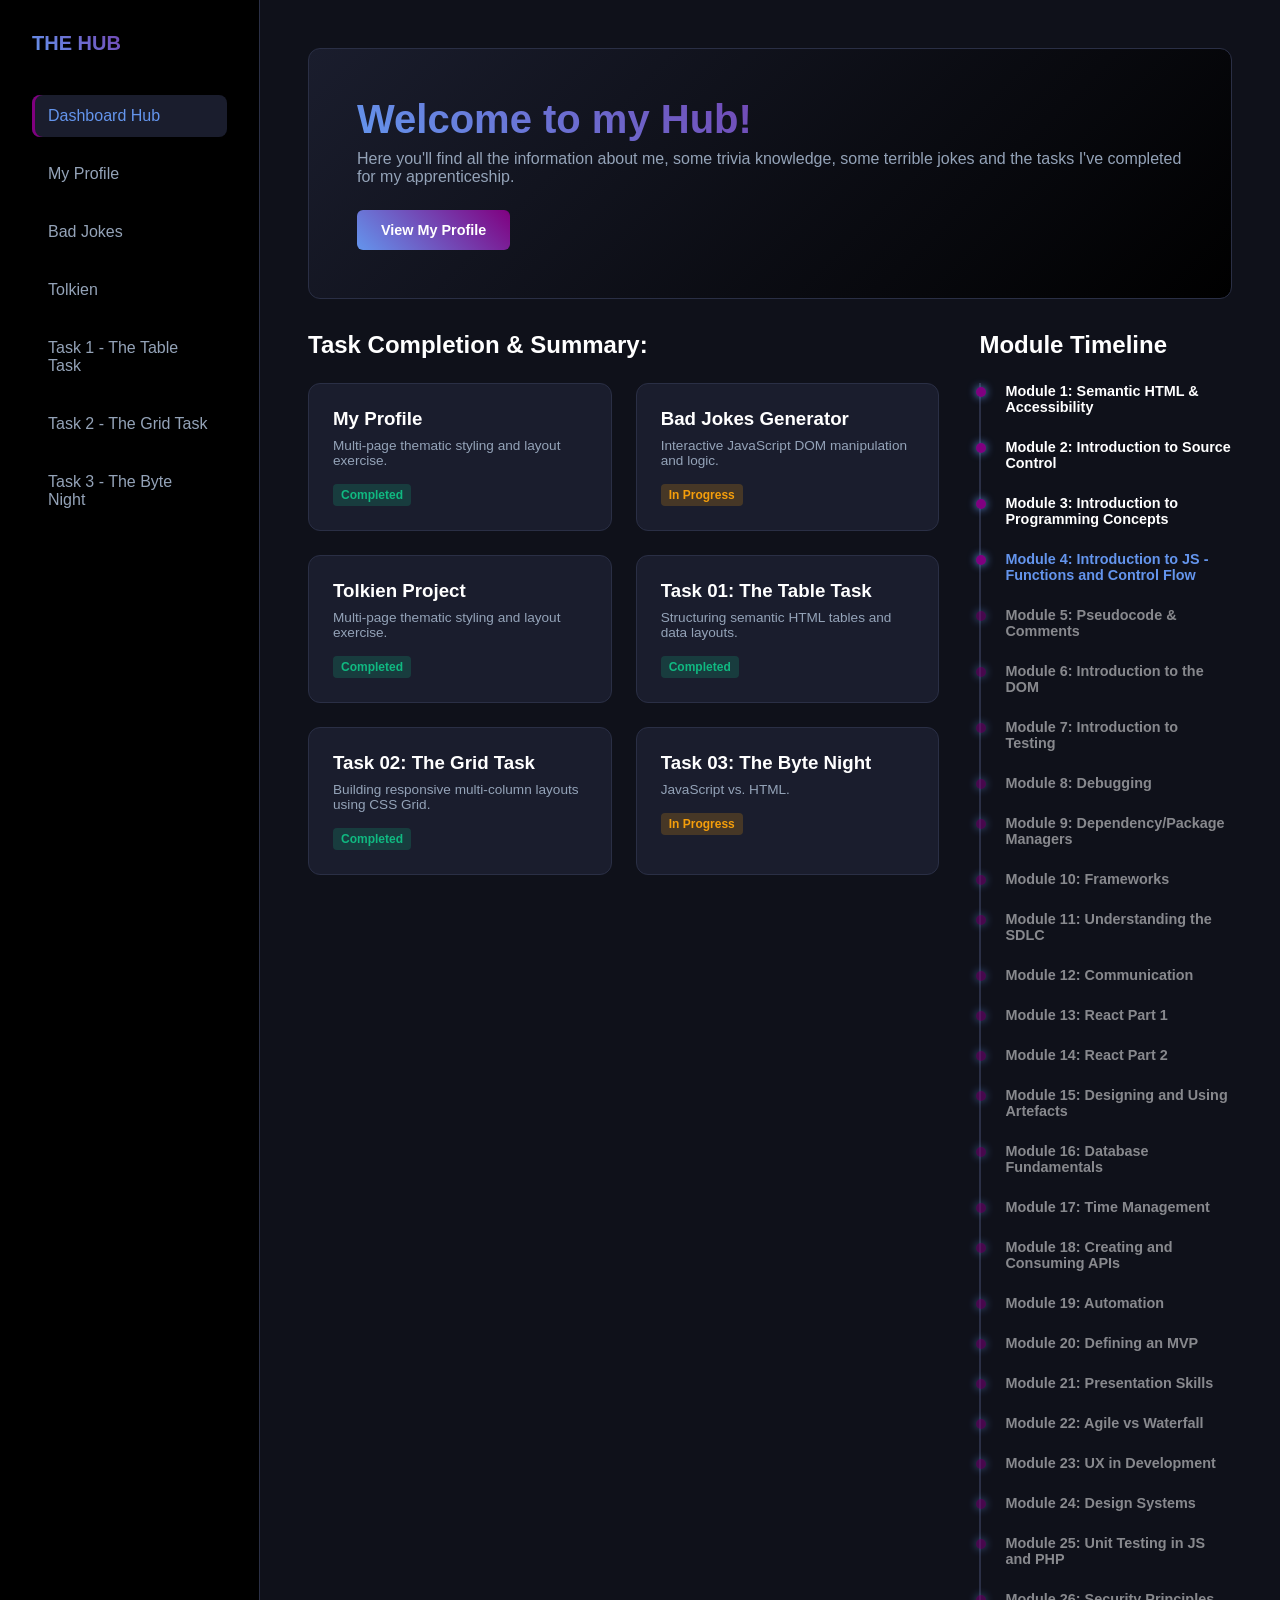
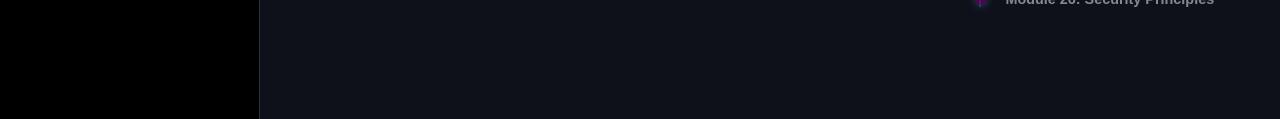
<file: index.html>
<!DOCTYPE html>
<html lang="en">
<head>
    <meta charset="UTF-8">
    <meta name="viewport" content="width=device-width, initial-scale=1.0">
    <title>L4 Dev Sandbox - Hub</title>
    <link rel="stylesheet" href="style.css">
</head>
<body>

<!--THIS IS THE SIDE NAV, ADD TO EVERY HTML PAGE BEFORE MAIN-->
<aside>
    <header>
        <a href="index.html" class="logo">THE HUB</a>
    </header>
    <nav aria-label="Main Navigation">
        <ul>
            <li><a href="index.html" class="active">Dashboard Hub</a></li>
            <li><a href="Profile/profile.html">My Profile</a></li>
            <li><a href="BadJokes/bad-jokes.html">Bad Jokes</a></li>
            <li><a href="Tolkien/tolkien-trivia.html">Tolkien</a></li>
            <li><a href="Task1TheTableTask/table-task.html">Task 1 - The Table Task</a></li>
            <li><a href="Task2TheGridTask/grid-task.html">Task 2 - The Grid Task</a></li>
            <li><a href="Task3TheByteNight/the-byte-night.html">Task 3 - The Byte Night</a></li>
        </ul>
    </nav>
</aside>

<!--MAIN BODY GOES HERE-->
<main>
    <header class="hero">
        <h1>Welcome to my Hub!</h1>
        <p>Here you'll find all the information about me, some trivia knowledge, some terrible jokes and the tasks I've completed for my apprenticeship.</p>
        <a href="Profile/profile.html" class="btn-primary">View My Profile</a>
    </header>

    <div class="dashboard-grid">
        <section aria-labelledby="tasks-heading">
            <h2 id="tasks-heading">Task Completion & Summary:</h2>
            <div class="grid">
                <article class="card">
                    <h3>My Profile</h3>
                    <p class="card-desc">Multi-page thematic styling and layout exercise.</p>
                    <span class="badge completed">Completed</span>
                </article>

                <article class="card">
                    <h3>Bad Jokes Generator</h3>
                    <p class="card-desc">Interactive JavaScript DOM manipulation and logic.</p>
                    <span class="badge in-progress">In Progress</span>
                </article>

                <article class="card">
                    <h3>Tolkien Project</h3>
                    <p class="card-desc">Multi-page thematic styling and layout exercise.</p>
                    <span class="badge completed">Completed</span>
                </article>

                <article class="card">
                    <h3>Task 01: The Table Task</h3>
                    <p class="card-desc">Structuring semantic HTML tables and data layouts.</p>
                    <span class="badge completed">Completed</span>
                </article>

                <article class="card">
                    <h3>Task 02: The Grid Task</h3>
                    <p class="card-desc">Building responsive multi-column layouts using CSS Grid.</p>
                    <span class="badge completed">Completed</span>
                </article>

                <article class="card">
                    <h3>Task 03: The Byte Night</h3>
                    <p class="card-desc">JavaScript vs. HTML.</p>
                    <span class="badge in-progress">In Progress</span>
                </article>
            </div>
        </section>

        <section aria-labelledby="timeline-heading">
            <h2 id="timeline-heading">Module Timeline</h2>
            <ol class="timeline">
                <li class="timeline-item">
                    <h3>Module 1: Semantic HTML &amp; Accessibility</h3>
                </li>
                <li class="timeline-item">
                    <h3>Module 2: Introduction to Source Control</h3>
                </li>
                <li class="timeline-item">
                    <h3>Module 3: Introduction to Programming Concepts</h3>
                </li>
                <li class="timeline-item active">
                    <h3>Module 4: Introduction to JS - Functions and Control Flow</h3>
                </li>
                <li class="timeline-item upcoming">
                    <h3>Module 5: Pseudocode &amp; Comments</h3>
                </li>
                <li class="timeline-item upcoming">
                    <h3>Module 6: Introduction to the DOM</h3>
                </li>
                <li class="timeline-item upcoming">
                    <h3>Module 7: Introduction to Testing</h3>
                </li>
                <li class="timeline-item upcoming">
                    <h3>Module 8: Debugging</h3>
                </li>
                <li class="timeline-item upcoming">
                    <h3>Module 9: Dependency/Package Managers</h3>
                </li>
                <li class="timeline-item upcoming">
                    <h3>Module 10: Frameworks</h3>
                </li>
                <li class="timeline-item upcoming">
                    <h3>Module 11: Understanding the SDLC</h3>
                </li>
                <li class="timeline-item upcoming">
                    <h3>Module 12: Communication</h3>
                </li>
                <li class="timeline-item upcoming">
                    <h3>Module 13: React Part 1</h3>
                </li>
                <li class="timeline-item upcoming">
                    <h3>Module 14: React Part 2</h3>
                </li>
                <li class="timeline-item upcoming">
                    <h3>Module 15: Designing and Using Artefacts</h3>
                </li>
                <li class="timeline-item upcoming">
                    <h3>Module 16: Database Fundamentals</h3>
                </li>
                <li class="timeline-item upcoming">
                    <h3>Module 17: Time Management</h3>
                </li>
                <li class="timeline-item upcoming">
                    <h3>Module 18: Creating and Consuming APIs</h3>
                </li>
                <li class="timeline-item upcoming">
                    <h3>Module 19: Automation</h3>
                </li>
                <li class="timeline-item upcoming">
                    <h3>Module 20: Defining an MVP</h3>
                </li>
                <li class="timeline-item upcoming">
                    <h3>Module 21: Presentation Skills</h3>
                </li>
                <li class="timeline-item upcoming">
                    <h3>Module 22: Agile vs Waterfall</h3>
                </li>
                <li class="timeline-item upcoming">
                    <h3>Module 23: UX in Development</h3>
                </li>
                <li class="timeline-item upcoming">
                    <h3>Module 24: Design Systems</h3>
                </li>
                <li class="timeline-item upcoming">
                    <h3>Module 25: Unit Testing in JS and PHP</h3>
                </li>
                <li class="timeline-item upcoming">
                    <h3>Module 26: Security Principles</h3>
                </li>
            </ol>
        </section>
    </div>
</main>

</body>
</html>
</file>
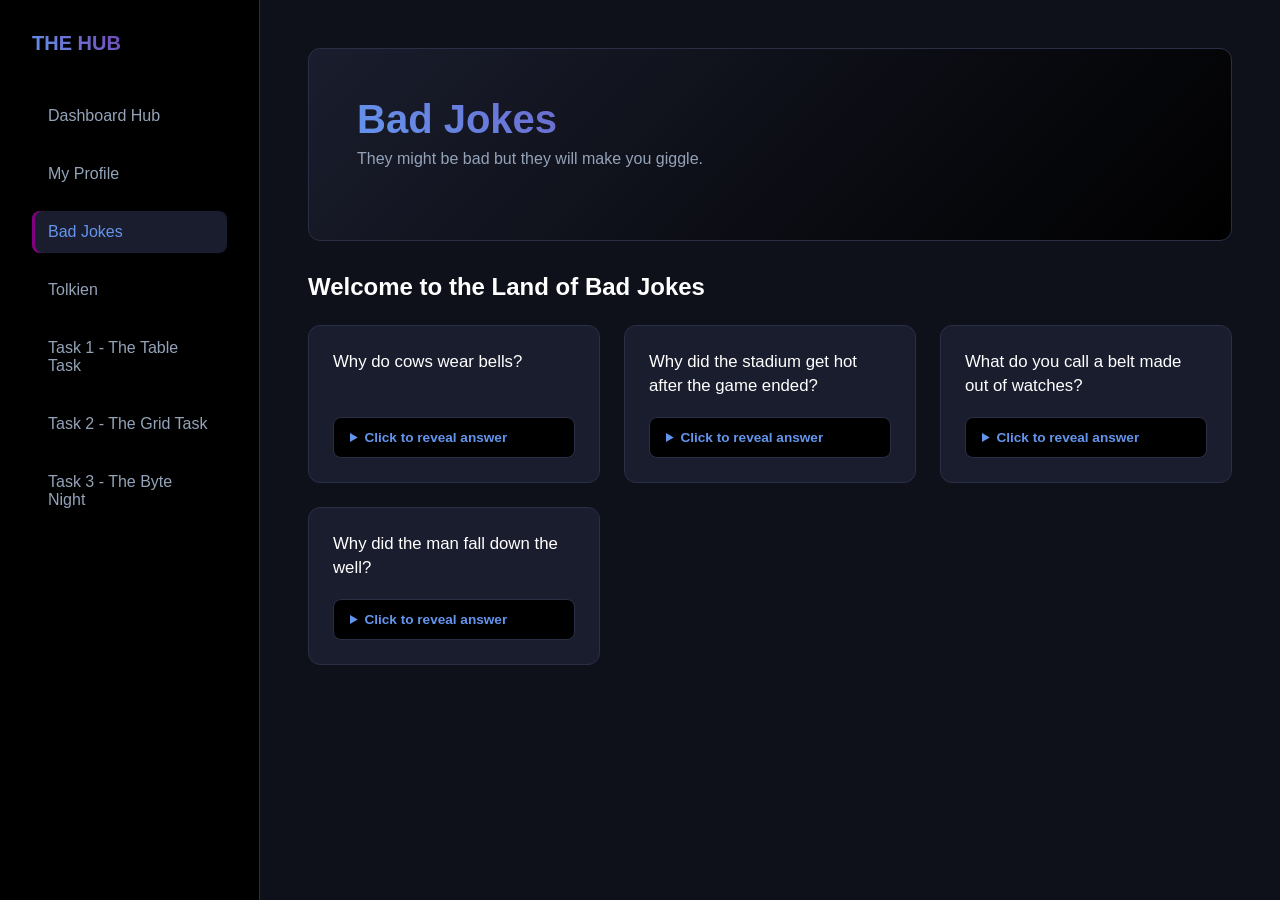
<file: BadJokes/bad-jokes.html>
<!DOCTYPE html>
<html lang="en">
<head>
    <meta charset="UTF-8">
    <meta name="viewport" content="width=device-width, initial-scale=1.0">
    <title>L4 Dev Sandbox - My Profile</title>
    <link rel="stylesheet" href="../style.css">
</head>
<body>

<aside>
    <header>
        <a href="../index.html" class="logo">THE HUB</a>
    </header>
    <nav aria-label="Main Navigation">
        <ul>
            <li><a href="../index.html">Dashboard Hub</a></li>
            <li><a href="../Profile/profile.html">My Profile</a></li>
            <li><a href="../BadJokes/bad-jokes.html" class="active">Bad Jokes</a></li>
            <li><a href="../Tolkien/tolkien-trivia.html">Tolkien</a></li>
            <li><a href="../Task1TheTableTask/table-task.html">Task 1 - The Table Task</a></li>
            <li><a href="../Task2TheGridTask/grid-task.html">Task 2 - The Grid Task</a></li>
            <li><a href="../Task3TheByteNight/the-byte-night.html">Task 3 - The Byte Night</a></li>
        </ul>
    </nav>
</aside>

<main>
    <header class="hero">
        <h1>Bad Jokes</h1>
        <p>They might be bad but they will make you giggle.</p>
    </header>

    <section aria-labelledby="jokes-heading">
        <h2 id="jokes-heading">Welcome to the Land of Bad Jokes</h2>
        <div class="grid">
            <article class="card joke-card">
                <p class="joke-setup">Why do cows wear bells?</p>
                <details class="reveal-box">
                    <summary>Click to reveal answer</summary>
                    <p class="joke-punchline">Because their horns don't work!</p>
                </details>
            </article>

            <article class="card joke-card">
                <p class="joke-setup">Why did the stadium get hot after the game ended?</p>
                <details class="reveal-box">
                    <summary>Click to reveal answer</summary>
                    <p class="joke-punchline">Because all the fans left!</p>
                </details>
            </article>

            <article class="card joke-card">
                <p class="joke-setup">What do you call a belt made out of watches?</p>
                <details class="reveal-box">
                    <summary>Click to reveal answer</summary>
                    <p class="joke-punchline">A waist of time!</p>
                </details>
            </article>

            <article class="card joke-card">
                <p class="joke-setup">Why did the man fall down the well?</p>
                <details class="reveal-box">
                    <summary>Click to reveal answer</summary>
                    <p class="joke-punchline">Because he couldn't see that well!</p>
                </details>
            </article>
        </div>
    </section>
</main>
</body>
</html>
</file>
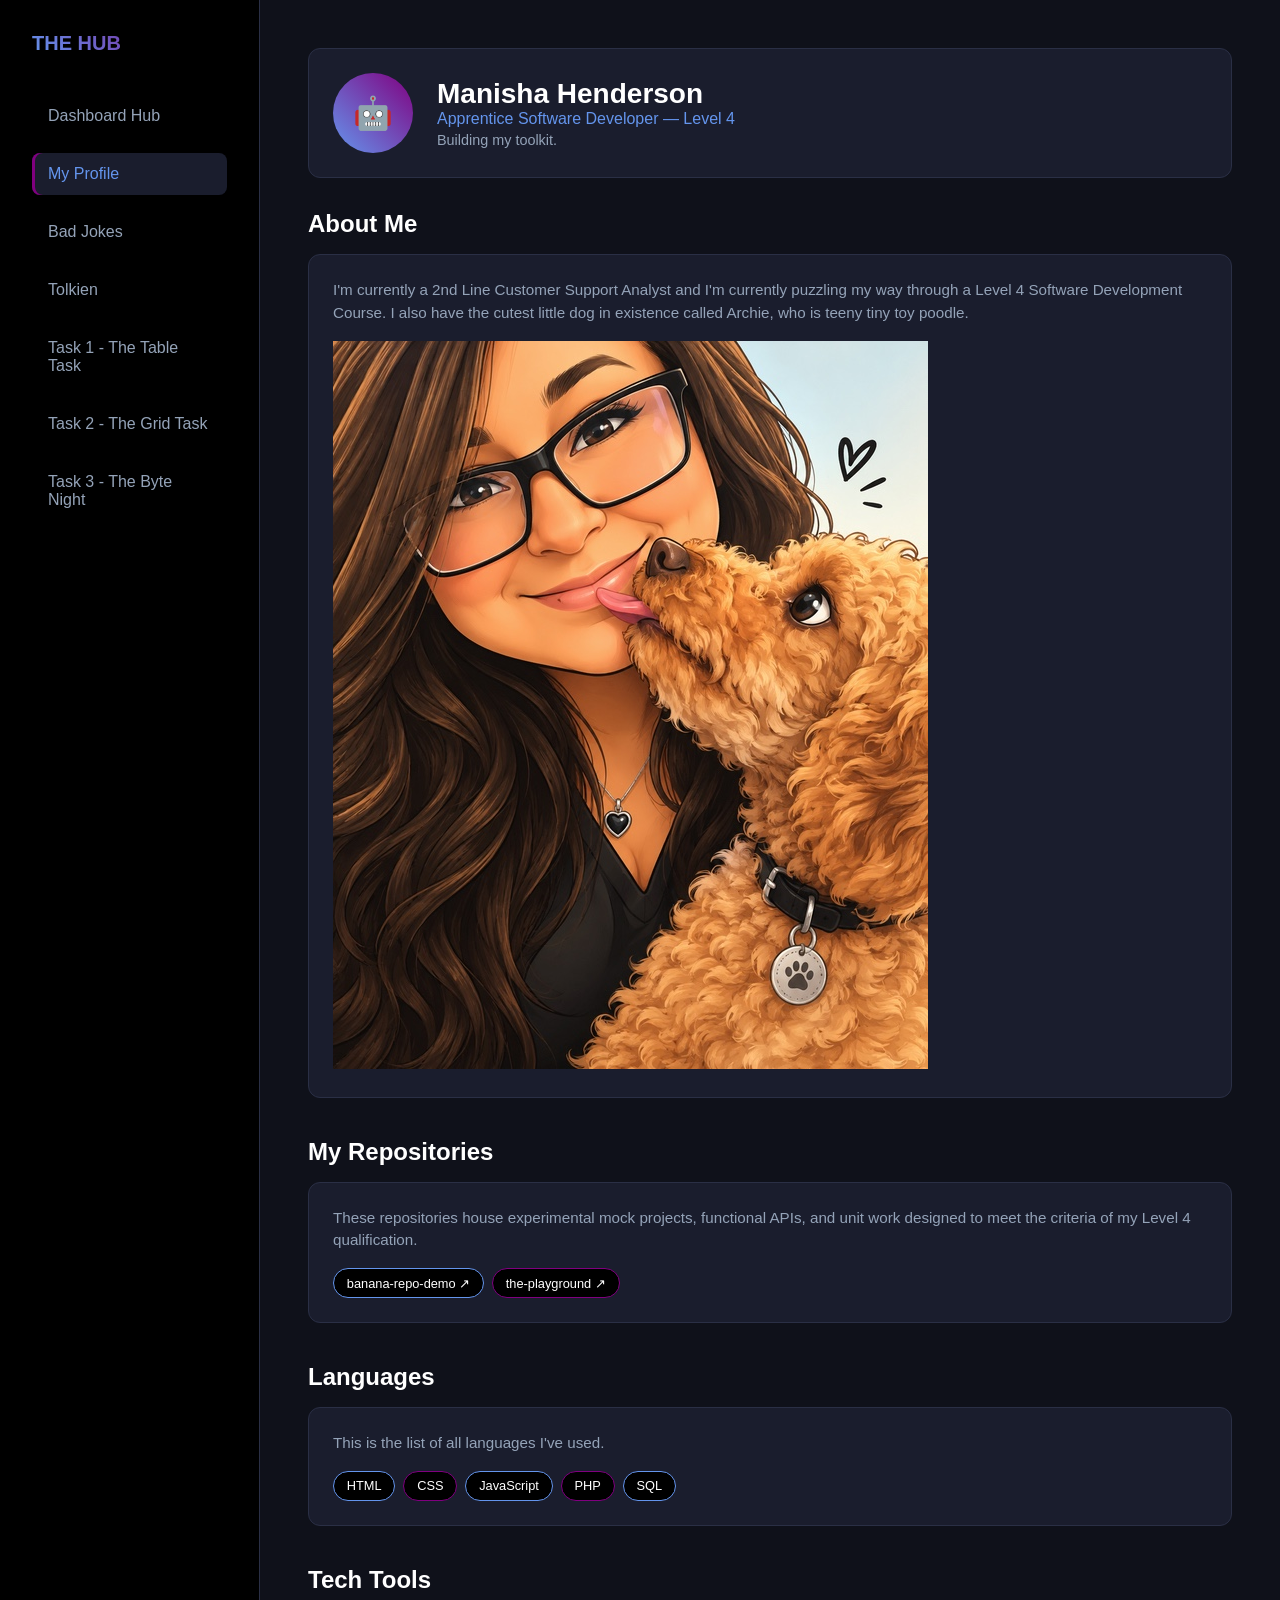
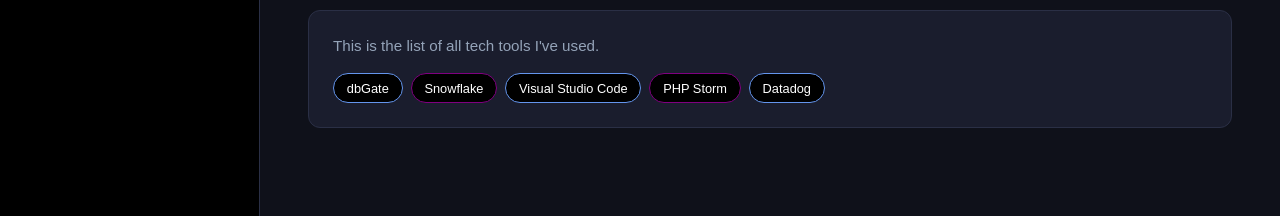
<file: Profile/profile.html>
<!DOCTYPE html>
<html lang="en">
<head>
  <meta charset="UTF-8">
  <meta name="viewport" content="width=device-width, initial-scale=1.0">
  <title>L4 Dev Sandbox - My Profile</title>
  <link rel="stylesheet" href="../style.css">
</head>
<body>

<aside>
  <header>
    <a href="../index.html" class="logo">THE HUB</a>
  </header>
  <nav aria-label="Main Navigation">
    <ul>
      <li><a href="../index.html">Dashboard Hub</a></li>
      <li><a href="../Profile/profile.html" class="active">My Profile</a></li>
      <li><a href="../BadJokes/bad-jokes.html">Bad Jokes</a></li>
      <li><a href="../Tolkien/tolkien-trivia.html">Tolkien</a></li>
      <li><a href="../Task1TheTableTask/table-task.html">Task 1 - The Table Task</a></li>
      <li><a href="../Task2TheGridTask/grid-task.html">Task 2 - The Grid Task</a></li>
      <li><a href="../Task3TheByteNight/the-byte-night.html">Task 3 - The Byte Night</a></li>
    </ul>
  </nav>
</aside>

<main>
  <header class="card profile-header">
    <div class="avatar" role="img" aria-label="Developer avatar">🤖</div>
    <div>
      <h1>Manisha Henderson</h1>
      <p class="profile-role">Apprentice Software Developer — Level 4</p>
      <p class="profile-bio">Building my toolkit.</p>
    </div>
  </header>

  <div class="profile-grid">
    <section aria-labelledby="aboutme">
      <h2 id="aboutme">About Me</h2>
      <article class="card profile-card">
        <p>
          I'm currently a 2nd Line Customer Support Analyst and I'm currently puzzling my way through a Level 4 Software Development Course.
          I also have the cutest little dog in existence called Archie, who is teeny tiny toy poodle.
        </p>
        <img src="../Images/Archie.jpeg" alt="Me and Archie">
        </article>
    </section>

    <section aria-labelledby="repositories">
      <h2 id="repositories">My Repositories</h2>
      <article class="card profile-card">
        <p>
          These repositories house experimental mock projects, functional APIs, and unit work designed to meet the criteria of my Level 4 qualification.
        </p>
        <ul class="tag-list">
          <li class="tag">
            <a href="https://github.com/banana-bit-beep/banana-repo-demo" target="_blank" rel="noopener noreferrer">
              banana-repo-demo ↗
            </a>
          </li>
          <li class="tag purple">
            <a href="https://github.com/banana-bit-beep/the-playground" target="_blank" rel="noopener noreferrer">
              the-playground ↗
            </a>
          </li>
        </ul>
      </article>
    </section>

    <section aria-labelledby="languages">
      <h2 id="languages">Languages</h2>
      <article class="card profile-card">
        <p>
          This is the list of all languages I've used.
        </p>
        <ul class="tag-list">
          <ul class="tag-list">
            <li class="tag">HTML</li>
            <li class="tag purple">CSS</li>
            <li class="tag">JavaScript</li>
            <li class="tag purple">PHP</li>
            <li class="tag">SQL</li>
          </ul>
        </ul>
      </article>
    </section>

    <section aria-labelledby="tech">
      <h2 id="tech">Tech Tools</h2>
      <article class="card profile-card">
        <p>
          This is the list of all tech tools I've used.
        </p>
        <ul class="tag-list">
          <ul class="tag-list">
            <li class="tag">dbGate</li>
            <li class="tag purple">Snowflake</li>
            <li class="tag">Visual Studio Code</li>
            <li class="tag purple">PHP Storm</li>
            <li class="tag">Datadog</li>
          </ul>
        </ul>
      </article>
    </section>
  </div>
</main>

</body>
</html>
</file>
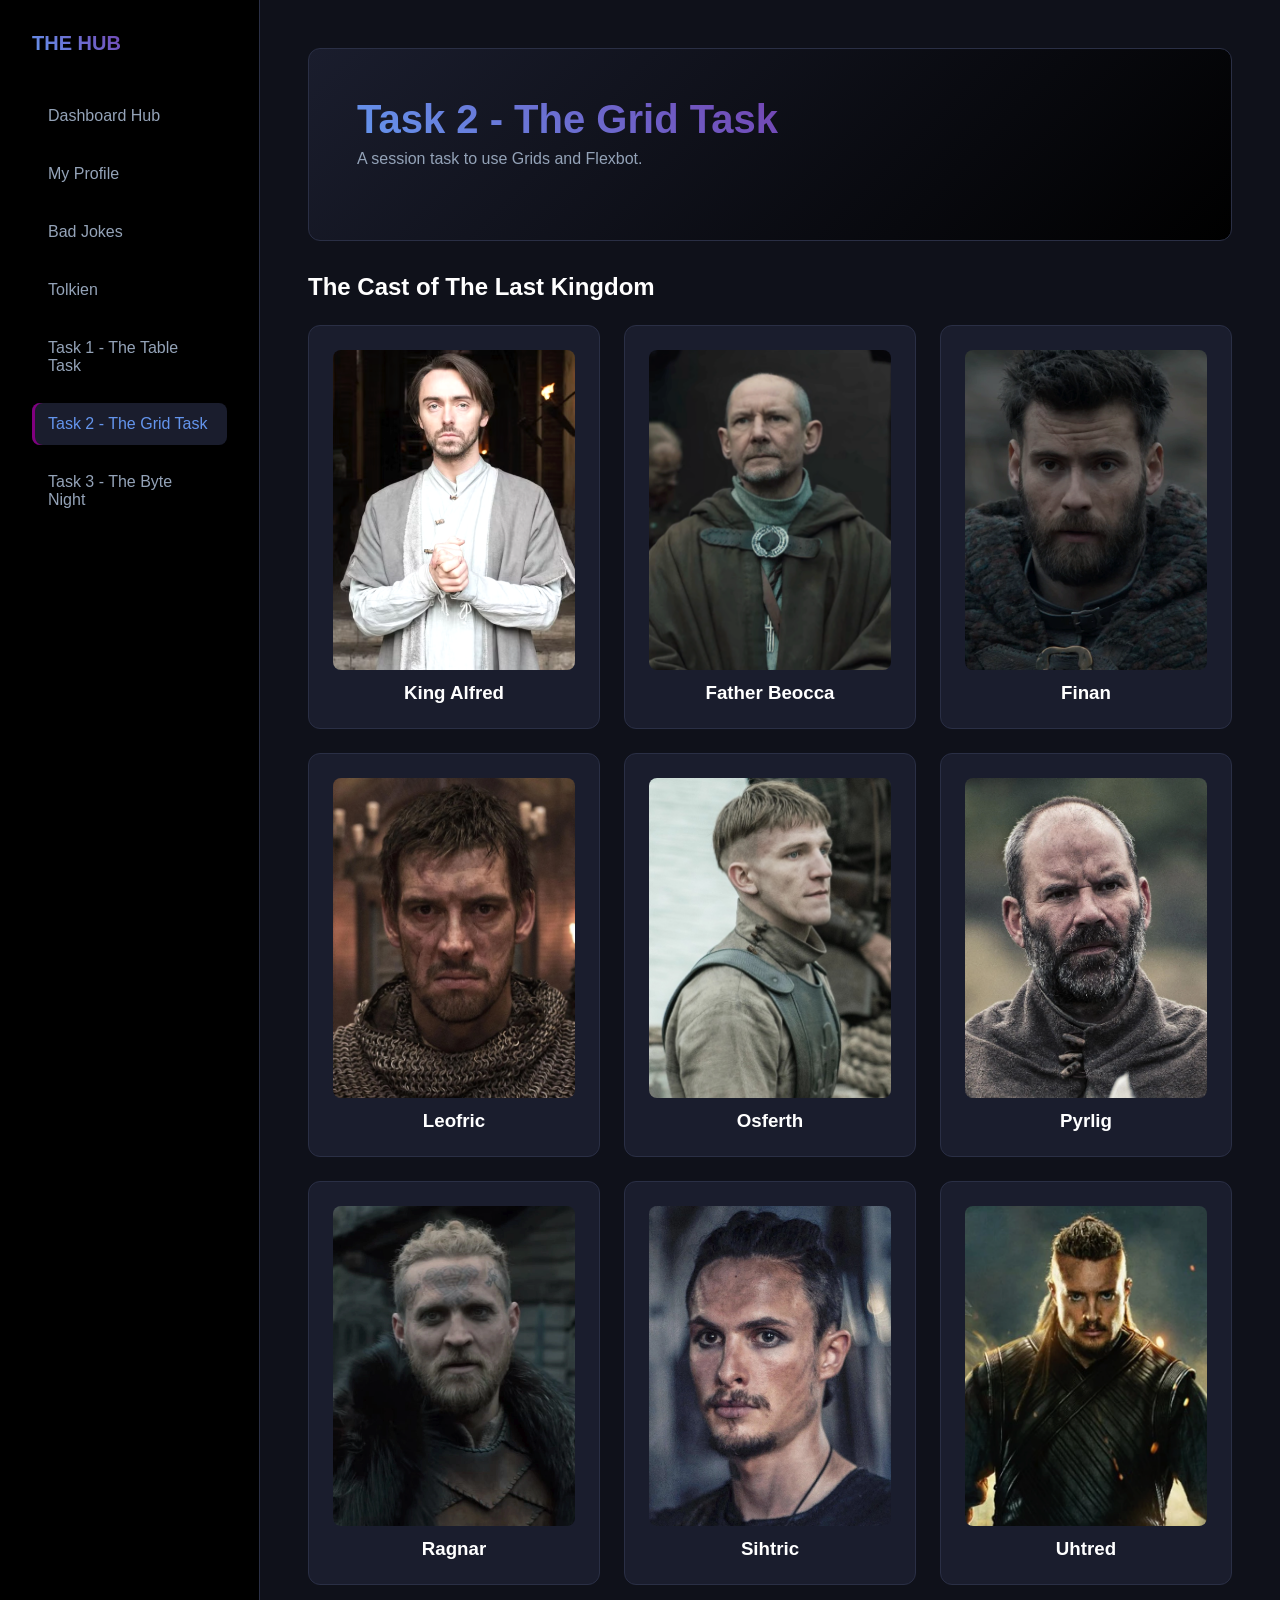
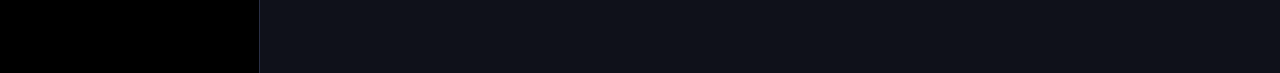
<file: Task2TheGridTask/grid-task.html>
<!DOCTYPE html>
<html lang="en">
<head>
    <meta charset="UTF-8">
    <meta name="viewport" content="width=device-width, initial-scale=1.0">
    <title>L4 Dev Sandbox - My Profile</title>
    <link rel="stylesheet" href="../style.css">
</head>
<body>

<aside>
    <header>
        <a href="../index.html" class="logo">THE HUB</a>
    </header>
    <nav aria-label="Main Navigation">
        <ul>
            <li><a href="../index.html">Dashboard Hub</a></li>
            <li><a href="../Profile/profile.html">My Profile</a></li>
            <li><a href="../BadJokes/bad-jokes.html">Bad Jokes</a></li>
            <li><a href="../Tolkien/tolkien-trivia.html">Tolkien</a></li>
            <li><a href="../Task1TheTableTask/table-task.html">Task 1 - The Table Task</a></li>
            <li><a href="../Task2TheGridTask/grid-task.html" class="active">Task 2 - The Grid Task</a></li>
            <li><a href="../Task3TheByteNight/the-byte-night.html">Task 3 - The Byte Night</a></li>
        </ul>
    </nav>
</aside>

<main>
    <header class="hero">
        <h1>Task 2 - The Grid Task</h1>
        <p>A session task to use Grids and Flexbot.</p>
    </header>

    <section aria-labelledby="last-kingdom">
        <h2 id="last-kingdom">The Cast of The Last Kingdom</h2>
        <ul class="grid cast-grid">
            <li class="card">
                <figure>
                    <img src="../Images/Alfred.png" alt="King Alfred">
                    <figcaption><h3>King Alfred</h3></figcaption>
                </figure>
            </li>
            <li class="card">
                <figure>
                    <img src="../Images/Beocca.png" alt="Father Beocca">
                    <figcaption><h3>Father Beocca</h3></figcaption>
                </figure>
            </li>
            <li class="card">
                <figure>
                    <img src="../Images/Finan.png" alt="Finan">
                    <figcaption><h3>Finan</h3></figcaption>
                </figure>
            </li>
            <li class="card">
                <figure>
                    <img src="../Images/Leofric.jpeg" alt="Leofric">
                    <figcaption><h3>Leofric</h3></figcaption>
                </figure>
            </li>
            <li class="card">
                <figure>
                    <img src="../Images/Osferth.jpeg" alt="Osferth">
                    <figcaption><h3>Osferth</h3></figcaption>
                </figure>
            </li>
            <li class="card">
                <figure>
                    <img src="../Images/Pyrlig.png" alt="Pyrlig">
                    <figcaption><h3>Pyrlig</h3></figcaption>
                </figure>
            </li>
            <li class="card">
                <figure>
                    <img src="../Images/Ragnar.png" alt="Ragnar">
                    <figcaption><h3>Ragnar</h3></figcaption>
                </figure>
            </li>
            <li class="card">
                <figure>
                    <img src="../Images/Sihtric.jpeg" alt="Sihtric">
                    <figcaption><h3>Sihtric</h3></figcaption>
                </figure>
            </li>
            <li class="card">
                <figure>
                    <img src="../Images/Uhtred.png" alt="Uhtred">
                    <figcaption><h3>Uhtred</h3></figcaption>
                </figure>
            </li>
        </ul>
    </section>
</main>
</body>
</html>
</file>
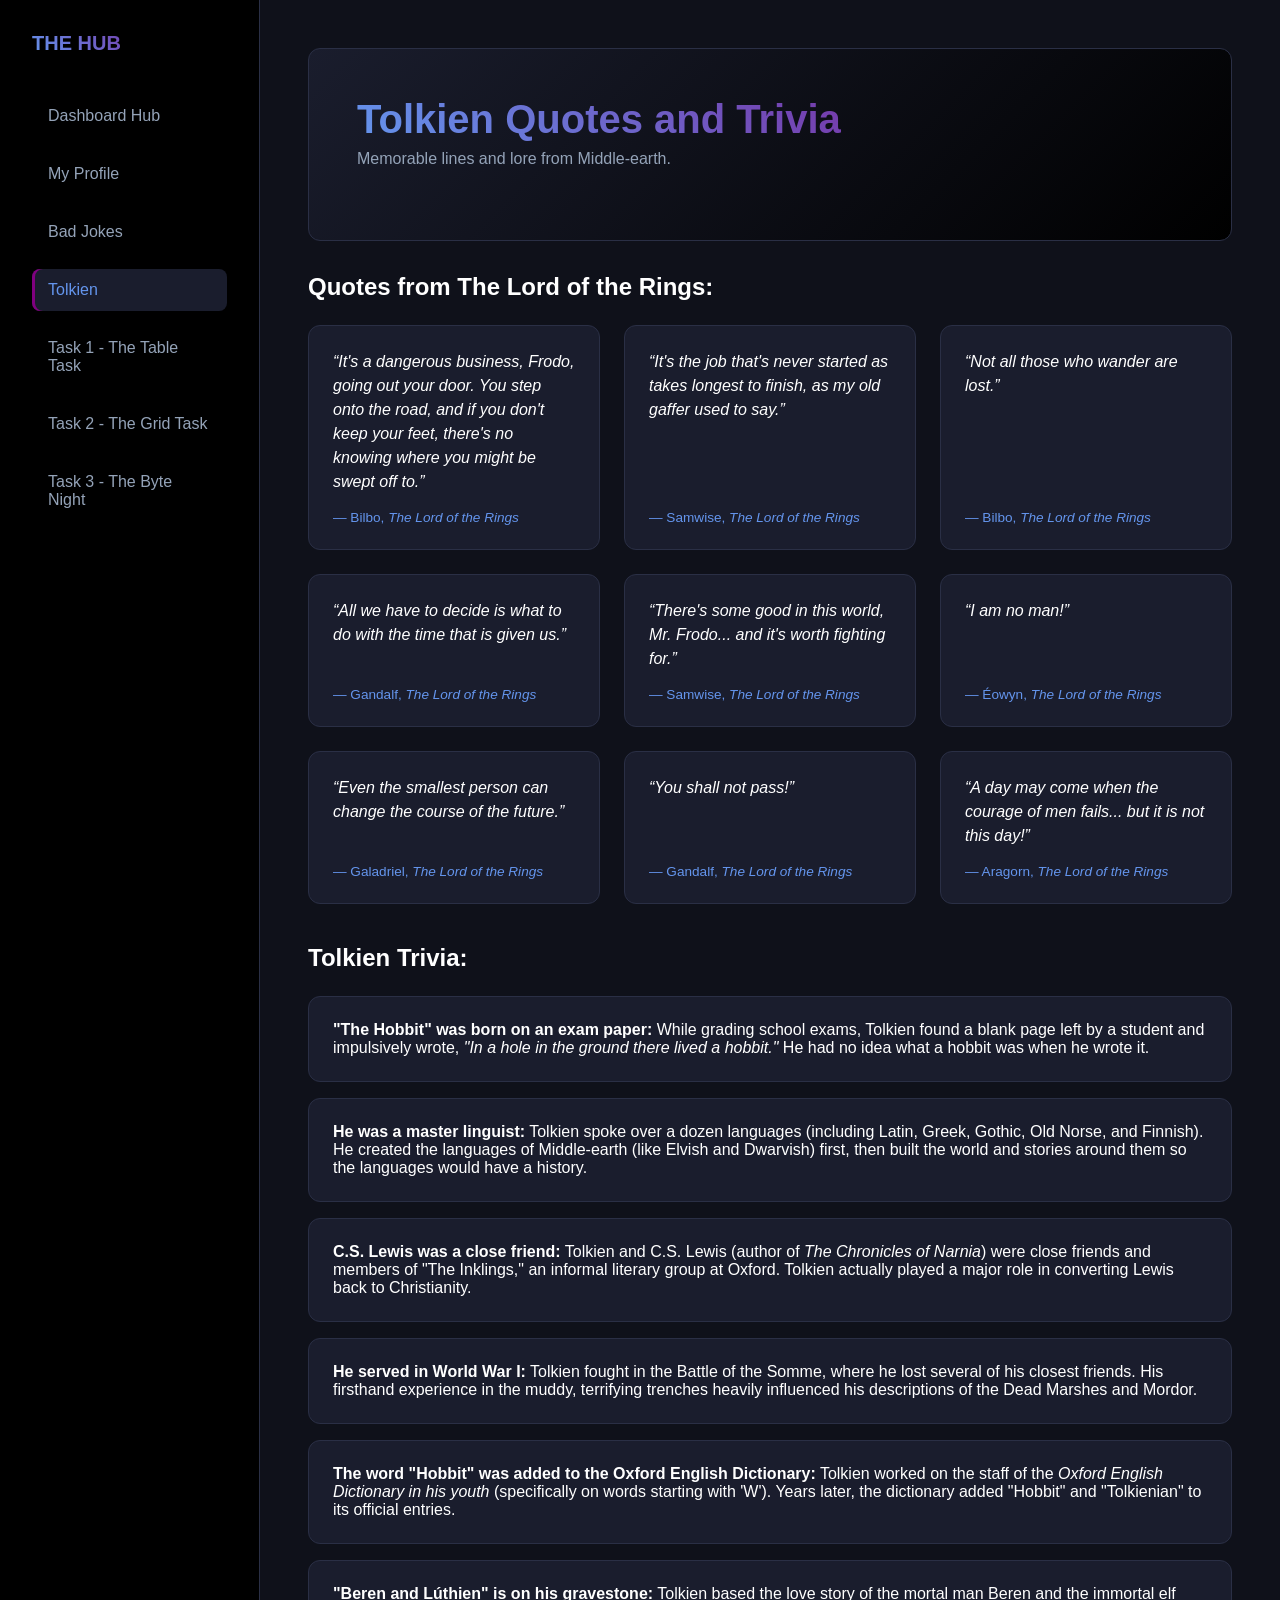
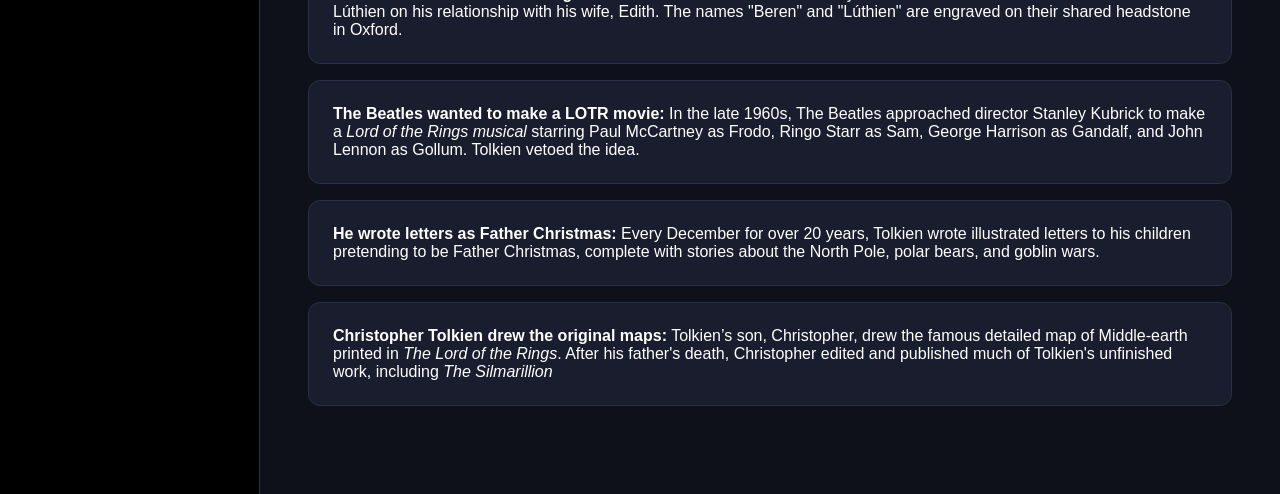
<file: Tolkien/tolkien-trivia.html>
<!DOCTYPE html>
<html lang="en">
<head>
    <meta charset="UTF-8">
    <meta name="viewport" content="width=device-width, initial-scale=1.0">
    <title>L4 Dev Sandbox - Tolkien</title>
    <link rel="stylesheet" href="../style.css">
</head>
<body>

<!--THIS IS THE SIDE NAV, ADD TO EVERY HTML PAGE BEFORE MAIN-->
<aside>
    <header>
        <a href="../index.html" class="logo">THE HUB</a>
    </header>
    <nav aria-label="Main Navigation">
        <ul>
            <li><a href="../index.html">Dashboard Hub</a></li>
            <li><a href="../Profile/profile.html">My Profile</a></li>
            <li><a href="../BadJokes/bad-jokes.html">Bad Jokes</a></li>
            <li><a href="tolkien-trivia.html" class="active">Tolkien</a></li>
            <li><a href="../Task1TheTableTask/table-task.html">Task 1 - The Table Task</a></li>
            <li><a href="../Task2TheGridTask/grid-task.html">Task 2 - The Grid Task</a></li>
            <li><a href="../Task3TheByteNight/the-byte-night.html">Task 3 - The Byte Night</a></li>
        </ul>
    </nav>
</aside>

<!--MAIN BODY GOES HERE-->
<main>
    <header class="hero">
        <h1>Tolkien Quotes and Trivia</h1>
        <p>Memorable lines and lore from Middle-earth.</p>
    </header>

    <section aria-labelledby="tolkien-quotes">
        <h2 id="tolkien-quotes">Quotes from The Lord of the Rings:</h2>
        <ul class="grid quote-grid">
            <li class="card">
                <figure>
                    <blockquote>“It's a dangerous business, Frodo, going out your door. You step onto the road, and if you don't keep your feet, there's no knowing where you might be swept off to.”</blockquote>
                    <figcaption class="quote-author">— Bilbo, <cite>The Lord of the Rings</cite></figcaption>
                </figure>
            </li>
            <li class="card">
                <figure>
                    <blockquote>“It's the job that's never started as takes longest to finish, as my old gaffer used to say.”</blockquote>
                    <figcaption class="quote-author">— Samwise, <cite>The Lord of the Rings</cite></figcaption>
                </figure>
            </li>
            <li class="card">
                <figure>
                    <blockquote>“Not all those who wander are lost.”</blockquote>
                    <figcaption class="quote-author">— Bilbo, <cite>The Lord of the Rings</cite></figcaption>
                </figure>
            </li>
            <li class="card">
                <figure>
                    <blockquote>“All we have to decide is what to do with the time that is given us.”</blockquote>
                    <figcaption class="quote-author">— Gandalf, <cite>The Lord of the Rings</cite></figcaption>
                </figure>
            </li>
            <li class="card">
                <figure>
                    <blockquote>“There's some good in this world, Mr. Frodo... and it's worth fighting for.”</blockquote>
                    <figcaption class="quote-author">— Samwise, <cite>The Lord of the Rings</cite></figcaption>
                </figure>
            </li>
            <li class="card">
                <figure>
                    <blockquote>“I am no man!”</blockquote>
                    <figcaption class="quote-author">— Éowyn, <cite>The Lord of the Rings</cite></figcaption>
                </figure>
            </li>
            <li class="card">
                <figure>
                    <blockquote>“Even the smallest person can change the course of the future.”</blockquote>
                    <figcaption class="quote-author">— Galadriel, <cite>The Lord of the Rings</cite></figcaption>
                </figure>
            </li>
            <li class="card">
                <figure>
                    <blockquote>“You shall not pass!”</blockquote>
                    <figcaption class="quote-author">— Gandalf, <cite>The Lord of the Rings</cite></figcaption>
                </figure>
            </li>
            <li class="card">
                <figure>
                    <blockquote>“A day may come when the courage of men fails... but it is not this day!”</blockquote>
                    <figcaption class="quote-author">— Aragorn, <cite>The Lord of the Rings</cite></figcaption>
                </figure>
            </li>
        </ul>
    </section>


    <section aria-labelledby="tolkien-quotes">
        <h2 id="tolkien-trivia">Tolkien Trivia:</h2>
        <ul class="grid trivia-grid">
            <li class="card">
                <p><strong>"The Hobbit" was born on an exam paper:</strong> While grading school exams, Tolkien found a blank page left by a student and impulsively wrote, <em>"In a hole in the ground there lived a hobbit."</em> He had no idea what a hobbit was when he wrote it.</p>
            </li>
            <li class="card">
                <p><strong>He was a master linguist:</strong> Tolkien spoke over a dozen languages (including Latin, Greek, Gothic, Old Norse, and Finnish). He created the languages of Middle-earth (like Elvish and Dwarvish) first, then built the world and stories around them so the languages would have a history.</p>
            </li>
            <li class="card">
                <p><strong>C.S. Lewis was a close friend:</strong> Tolkien and C.S. Lewis (author of <em>The Chronicles of Narnia</em>) were close friends and members of "The Inklings," an informal literary group at Oxford. Tolkien actually played a major role in converting Lewis back to Christianity.</p>
            </li>
            <li class="card">
                <p><strong>He served in World War I:</strong> Tolkien fought in the Battle of the Somme, where he lost several of his closest friends. His firsthand experience in the muddy, terrifying trenches heavily influenced his descriptions of the Dead Marshes and Mordor.</p>
            </li>
            <li class="card">
                <p><strong>The word "Hobbit" was added to the Oxford English Dictionary:</strong> Tolkien worked on the staff of the <em>Oxford English Dictionary in his youth</em> (specifically on words starting with 'W'). Years later, the dictionary added "Hobbit" and "Tolkienian" to its official entries.</p>
            </li>
            <li class="card">
                <p><strong>"Beren and Lúthien" is on his gravestone:</strong> Tolkien based the love story of the mortal man Beren and the immortal elf Lúthien on his relationship with his wife, Edith. The names "Beren" and "Lúthien" are engraved on their shared headstone in Oxford.</p>
            </li>
            <li class="card">
                <p><strong>The Beatles wanted to make a LOTR movie:</strong> In the late 1960s, The Beatles approached director Stanley Kubrick to make a <em>Lord of the Rings musical</em> starring Paul McCartney as Frodo, Ringo Starr as Sam, George Harrison as Gandalf, and John Lennon as Gollum. Tolkien vetoed the idea.</p>
            </li>
            <li class="card">
                <p><strong>He wrote letters as Father Christmas:</strong> Every December for over 20 years, Tolkien wrote illustrated letters to his children pretending to be Father Christmas, complete with stories about the North Pole, polar bears, and goblin wars.</p>
            </li>
            <li class="card">
                <p><strong>Christopher Tolkien drew the original maps:</strong> Tolkien’s son, Christopher, drew the famous detailed map of Middle-earth printed in <em>The Lord of the Rings</em>. After his father's death, Christopher edited and published much of Tolkien's unfinished work, including <em>The Silmarillion</em></p>
            </li>
        </ul>
    </section>
</main>

</body>
</html>
</file>
<file: style.css>
/* Color Scheme & Variables */
:root {
    --color-bg: #0F111A;
    --color-surface: #1A1D2D;
    --color-border: #2A2F45;
    --color-accent-blue: #6495ED;
    --color-accent-purple: #800080;
    --color-black: #000000;
    --color-text-primary: #FFFFFF;
    --color-text-secondary: #94A3B8;
    --color-completed: #10B981;
    --color-progress: #F59E0B;
    --gradient-brand: linear-gradient(45deg, var(--color-accent-blue), var(--color-accent-purple));
}

/* Base Reset */
* {
    margin: 0;
    padding: 0;
    box-sizing: border-box;
    font-family: 'Segoe UI', Tahoma, Geneva, Verdana, sans-serif;
}

body {
    background-color: var(--color-bg);
    color: var(--color-text-primary);
    display: flex;
    min-height: 100vh;
}

/* Sidebar Navigation */
aside {
    width: 260px;
    background-color: var(--color-black);
    border-right: 1px solid var(--color-border);
    padding: 2rem;
    display: flex;
    flex-direction: column;
    flex-shrink: 0;
}

.logo {
    display: block;
    text-decoration: none;
    font-size: 1.25rem;
    font-weight: bold;
    background: var(--gradient-brand);
    -webkit-background-clip: text;
    -webkit-text-fill-color: transparent;
    margin-bottom: 2.5rem;
}

aside nav ul {
    list-style: none;
}

aside nav li {
    margin-bottom: 1rem;
}

aside nav a {
    color: var(--color-text-secondary);
    text-decoration: none;
    font-weight: 500;
    display: block;
    padding: 0.75rem 1rem;
    border-radius: 8px;
    transition: all 0.3s ease;
}

aside nav a:hover,
aside nav a.active {
    background-color: var(--color-surface);
    color: var(--color-accent-blue);
    box-shadow: inset 3px 0 0 var(--color-accent-purple);
}

/* Main Workspace */
main {
    flex-grow: 1;
    padding: 3rem;
    overflow-y: auto;
}

/* Hero Banner (Home Page) */
.hero {
    background: linear-gradient(135deg, var(--color-surface), var(--color-black));
    border: 1px solid var(--color-border);
    padding: 3rem;
    border-radius: 12px;
    margin-bottom: 2rem;
}

.hero h1 {
    font-size: 2.5rem;
    margin-bottom: 0.5rem;
    background: var(--gradient-brand);
    -webkit-background-clip: text;
    -webkit-text-fill-color: transparent;
}

.hero p {
    color: var(--color-text-secondary);
    margin-bottom: 1.5rem;
}

.btn-primary {
    display: inline-block;
    background: var(--gradient-brand);
    color: var(--color-text-primary);
    text-decoration: none;
    padding: 0.75rem 1.5rem;
    border-radius: 6px;
    font-weight: bold;
    font-size: 0.9rem;
    transition: opacity 0.2s ease;
}

.btn-primary:hover {
    opacity: 0.9;
}

/* Task Grid & Cards */
.grid {
    display: grid;
    grid-template-columns: repeat(auto-fit, minmax(280px, 1fr));
    gap: 1.5rem;
    margin-top: 1.5rem;
}

.card {
    background-color: var(--color-surface);
    border: 1px solid var(--color-border);
    border-radius: 12px;
    padding: 1.5rem;
    transition: transform 0.3s ease, border-color 0.3s ease;
}

.card:hover {
    transform: translateY(-5px);
    border-color: var(--color-accent-blue);
    box-shadow: 0 4px 20px rgba(100, 149, 237, 0.1);
}

.card-desc {
    color: var(--color-text-secondary);
    font-size: 0.85rem;
    margin-top: 0.5rem;
}

.badge {
    display: inline-block;
    padding: 0.25rem 0.5rem;
    border-radius: 4px;
    font-size: 0.75rem;
    font-weight: bold;
    margin-top: 1rem;
}

.badge.completed {
    background-color: rgba(16, 185, 129, 0.2);
    color: var(--color-completed);
}

.badge.in-progress {
    background-color: rgba(245, 158, 11, 0.2);
    color: var(--color-progress);
}

/* Home Page Two-Column Layout (Tasks + Timeline) */
.dashboard-grid {
    display: grid;
    grid-template-columns: 2.5fr 1fr;
    gap: 2.5rem;
    align-items: start;
}

@media (max-width: 1024px) {
    .dashboard-grid {
        grid-template-columns: 1fr;
    }
}

/* Profile Page Layout */
.profile-header {
    display: flex;
    align-items: center;
    gap: 1.5rem;
    margin-bottom: 2rem;
}

.avatar {
    width: 80px;
    height: 80px;
    border-radius: 50%;
    background: var(--gradient-brand);
    flex-shrink: 0;
    display: flex;
    align-items: center;
    justify-content: center;
    font-size: 2rem;
}

.profile-header h1 {
    font-size: 1.75rem;
}

.profile-role {
    color: var(--color-accent-blue);
    font-weight: 500;
}

.profile-bio {
    color: var(--color-text-secondary);
    font-size: 0.9rem;
    margin-top: 0.25rem;
}

.profile-card {
    margin-top: 1rem;
}

.profile-card p {
    font-size: 0.95rem;
    line-height: 1.5;
    color: var(--color-text-secondary);
    margin-bottom: 1rem;
    }

/* Tech Stack Tags (Semantic List) */
.tag-list {
    list-style: none;
    display: flex;
    flex-wrap: wrap;
    gap: 0.5rem;
}

.tag {
    background-color: var(--color-black);
    border: 1px solid var(--color-accent-blue);
    padding: 0.4rem 0.8rem;
    border-radius: 20px;
    font-size: 0.8rem;
}

.tag.purple {
    border-color: var(--color-accent-purple);
}

/* Module Timeline (Semantic Ordered List) */
.timeline {
    list-style: none;
    border-left: 2px solid var(--color-border);
    padding-left: 1.5rem;
    margin-top: 1.5rem;
}

.timeline-item {
    position: relative;
    margin-bottom: 1.5rem;
}

.timeline-item::before {
    content: '';
    position: absolute;
    left: -29px;
    top: 4px;
    width: 10px;
    height: 10px;
    border-radius: 50%;
    background-color: var(--color-accent-purple);
    box-shadow: 0 0 8px var(--color-accent-blue);
}

.timeline-item h3 {
    font-size: 0.9rem;
}

.timeline-item p {
    font-size: 0.8rem;
    color: var(--color-text-secondary);
}

.timeline-item.active h3 {
    color: var(--color-accent-blue);
}

.timeline-item.upcoming {
    opacity: 0.5;
}

/* Repo Pill Links */
.tag a {
    color: var(--color-text-primary);
    text-decoration: none;
    display: block;
}

.tag:hover {
    background-color: var(--color-surface);
    transform: translateY(-2px);
    transition: all 0.2s ease;
}

main section {
    margin-bottom: 2.5rem;
}

/* Quote Cards (Tolkien Page) */
.quote-grid,
.trivia-grid {
    list-style: none;
}

.quote-grid .card figure,
.trivia-grid {
    height: 100%;
    display: flex;
    flex-direction: column;
    justify-content: space-between;
    gap: 1rem;
}

.quote-grid blockquote {
    font-style: italic;
    line-height: 1.5;
    color: var(--color-text-primary);
}

.quote-author {
    color: var(--color-accent-blue);
    font-size: 0.85rem;
    font-weight: 500;
}

/* Cast Gallery Cards */
.cast-grid {
    list-style: none;
}

.cast-grid img {
    width: 100%;
    height: 320px;
    object-fit: cover;
    object-position: top;
    border-radius: 8px;
    display: block;
}

.cast-grid figcaption {
    margin-top: 0.75rem;
    text-align: center;
}

/* Bad Jokes Page */
.joke-card {
    display: flex;
    flex-direction: column;
    justify-content: space-between;
    gap: 1.25rem;
}

.joke-setup {
    font-size: 1.05rem;
    font-weight: 500;
    line-height: 1.4;
}

.reveal-box {
    background-color: var(--color-black);
    border: 1px solid var(--color-border);
    border-radius: 8px;
    padding: 0.75rem 1rem;
    transition: border-color 0.2s ease;
}

.reveal-box[open] {
    border-color: var(--color-accent-purple);
}

.reveal-box summary {
    color: var(--color-accent-blue);
    font-size: 0.85rem;
    font-weight: bold;
    cursor: pointer;
    user-select: none;
}

.reveal-box summary:hover {
    opacity: 0.85;
}

.joke-punchline {
    margin-top: 0.75rem;
    padding-top: 0.75rem;
    border-top: 1px solid var(--color-border);
    color: var(--color-text-primary);
    font-style: italic;
}
</file>
